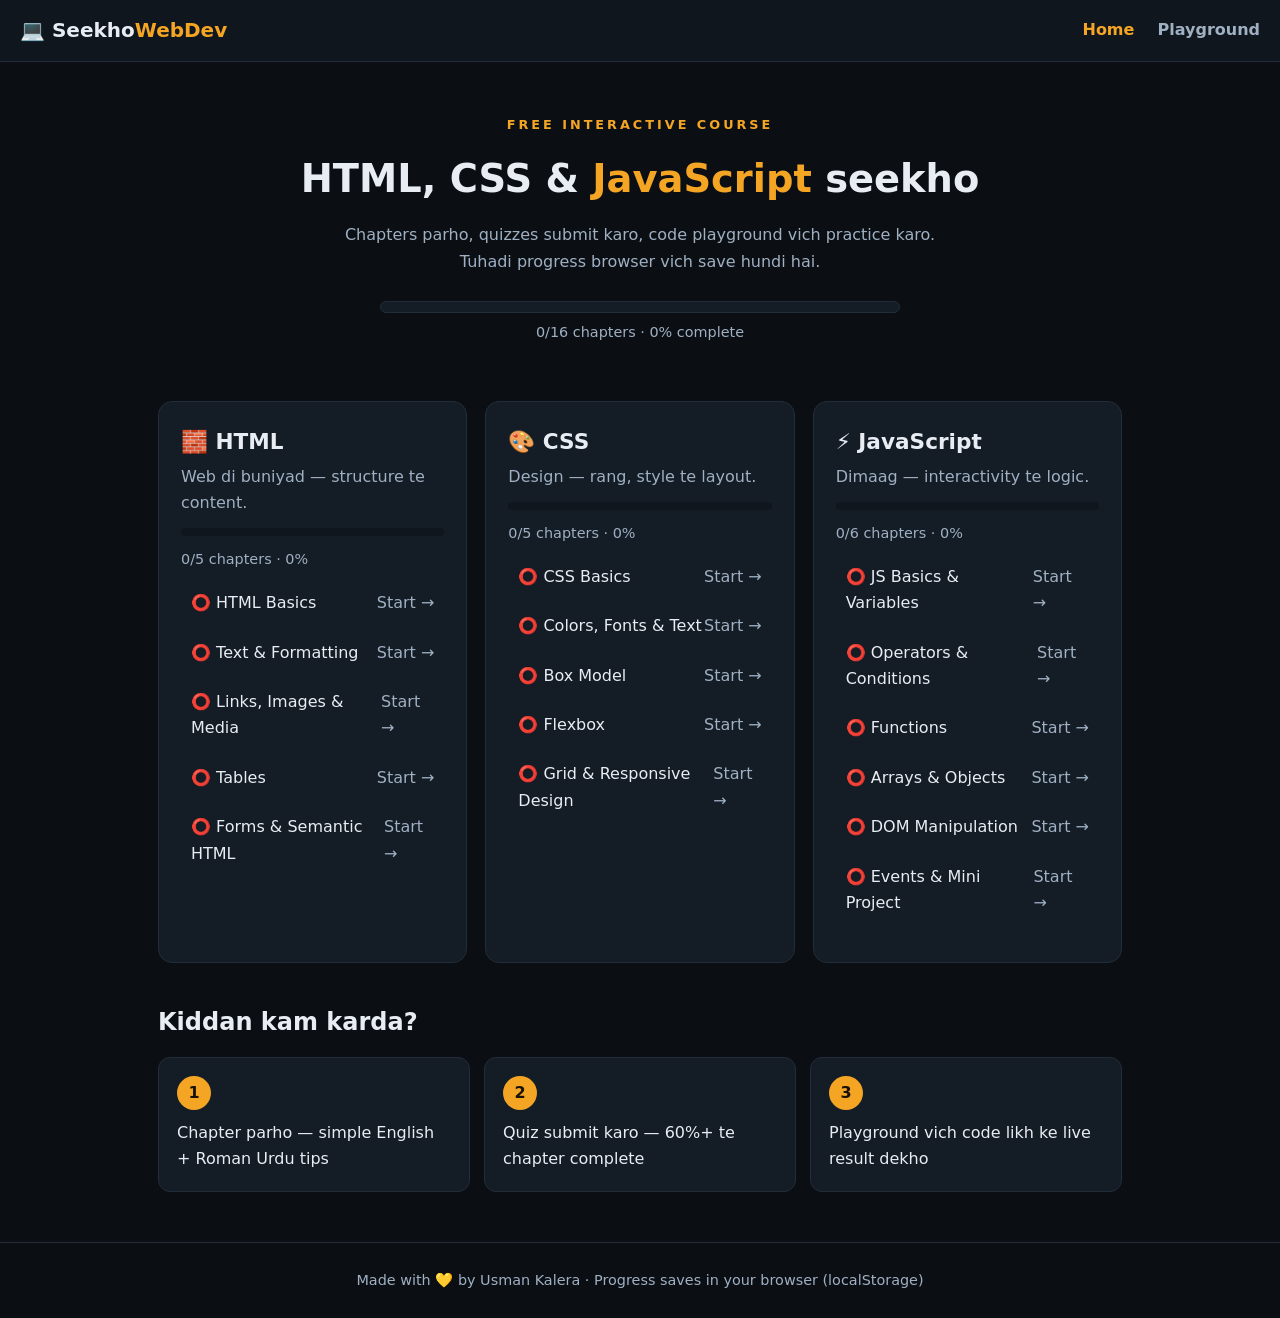
<file: index.html>
<!DOCTYPE html>
<html lang="en">
<head>
<meta charset="UTF-8">
<meta name="viewport" content="width=device-width, initial-scale=1.0">
<title>Seekho Web Dev — HTML, CSS & JavaScript Course</title>
<meta name="description" content="Free interactive course: learn HTML, CSS and JavaScript with chapters, quizzes and a live code playground.">
<link rel="stylesheet" href="styles.css">
</head>
<body>
<header class="topbar">
  <a class="logo" href="index.html">💻 Seekho<span>WebDev</span></a>
  <nav>
    <a href="index.html" class="active">Home</a>
    <a href="playground.html">Playground</a>
  </nav>
</header>

<main class="wrap">
  <section class="hero">
    <p class="kicker">FREE INTERACTIVE COURSE</p>
    <h1>HTML, CSS & <span class="amber">JavaScript</span> seekho</h1>
    <p class="sub">Chapters parho, quizzes submit karo, code playground vich practice karo. Tuhadi progress browser vich save hundi hai.</p>
    <div class="overall">
      <div class="bar"><div id="overallFill"></div></div>
      <p id="overallText">0% complete</p>
    </div>
  </section>

  <section id="tracks" class="tracks"></section>

  <section class="how">
    <h2>Kiddan kam karda?</h2>
    <div class="steps">
      <div class="step"><b>1</b><p>Chapter parho — simple English + Roman Urdu tips</p></div>
      <div class="step"><b>2</b><p>Quiz submit karo — 60%+ te chapter complete</p></div>
      <div class="step"><b>3</b><p>Playground vich code likh ke live result dekho</p></div>
    </div>
  </section>
</main>

<footer>
  <p>Made with 💛 by Usman Kalera · Progress saves in your browser (localStorage)</p>
</footer>

<script src="data.js"></script>
<script src="app.js"></script>
<script>renderHome();</script>
</body>
</html>
</file>
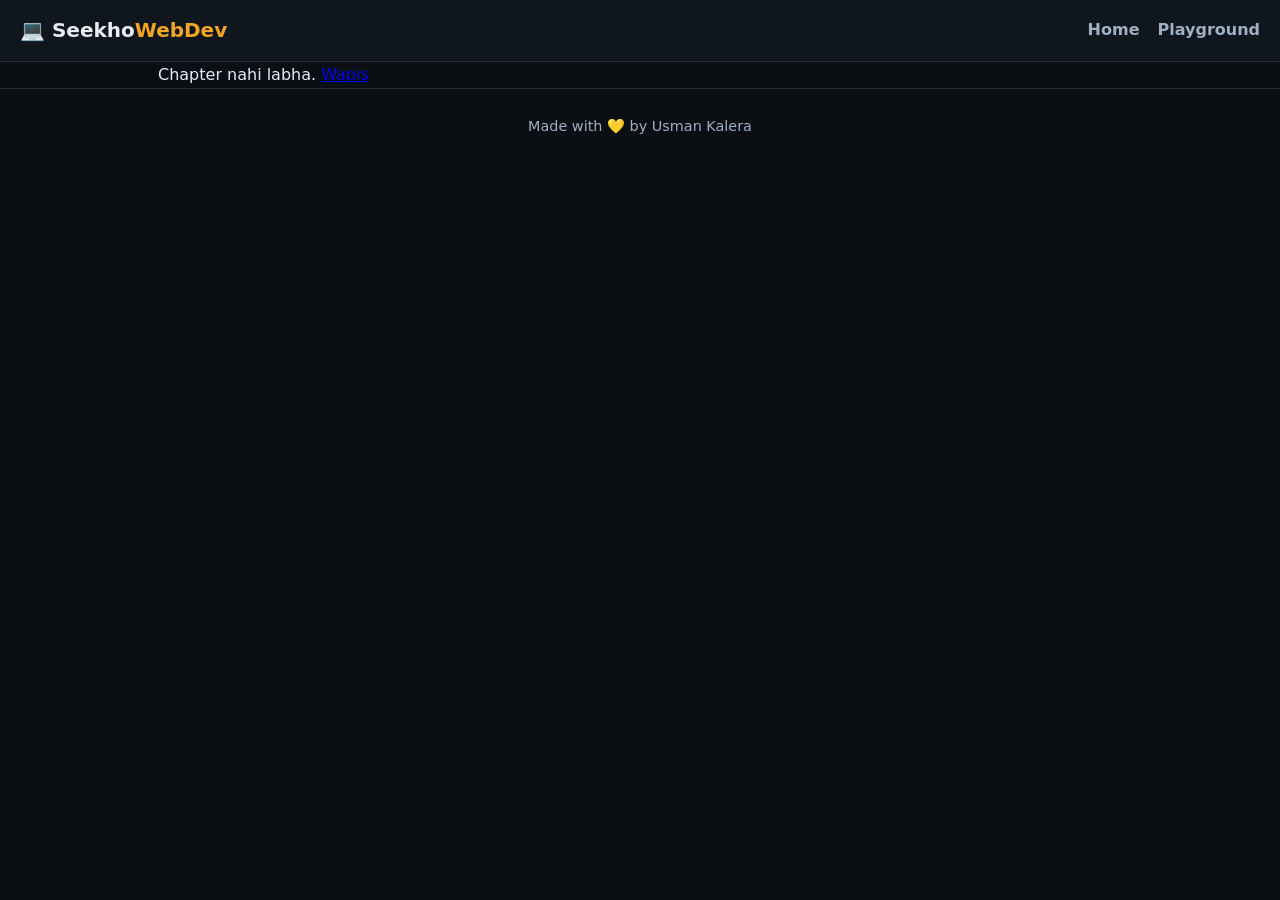
<file: chapter.html>
<!DOCTYPE html>
<html lang="en">
<head>
<meta charset="UTF-8">
<meta name="viewport" content="width=device-width, initial-scale=1.0">
<title>Chapter — SeekhoWebDev</title>
<link rel="stylesheet" href="styles.css">
</head>
<body>
<header class="topbar">
  <a class="logo" href="index.html">💻 Seekho<span>WebDev</span></a>
  <nav><a href="index.html">Home</a><a href="playground.html">Playground</a></nav>
</header>
<main class="wrap" id="content"></main>
<footer><p>Made with 💛 by Usman Kalera</p></footer>
<script src="data.js"></script>
<script src="app.js"></script>
<script>renderChapter();</script>
</body>
</html>
</file>
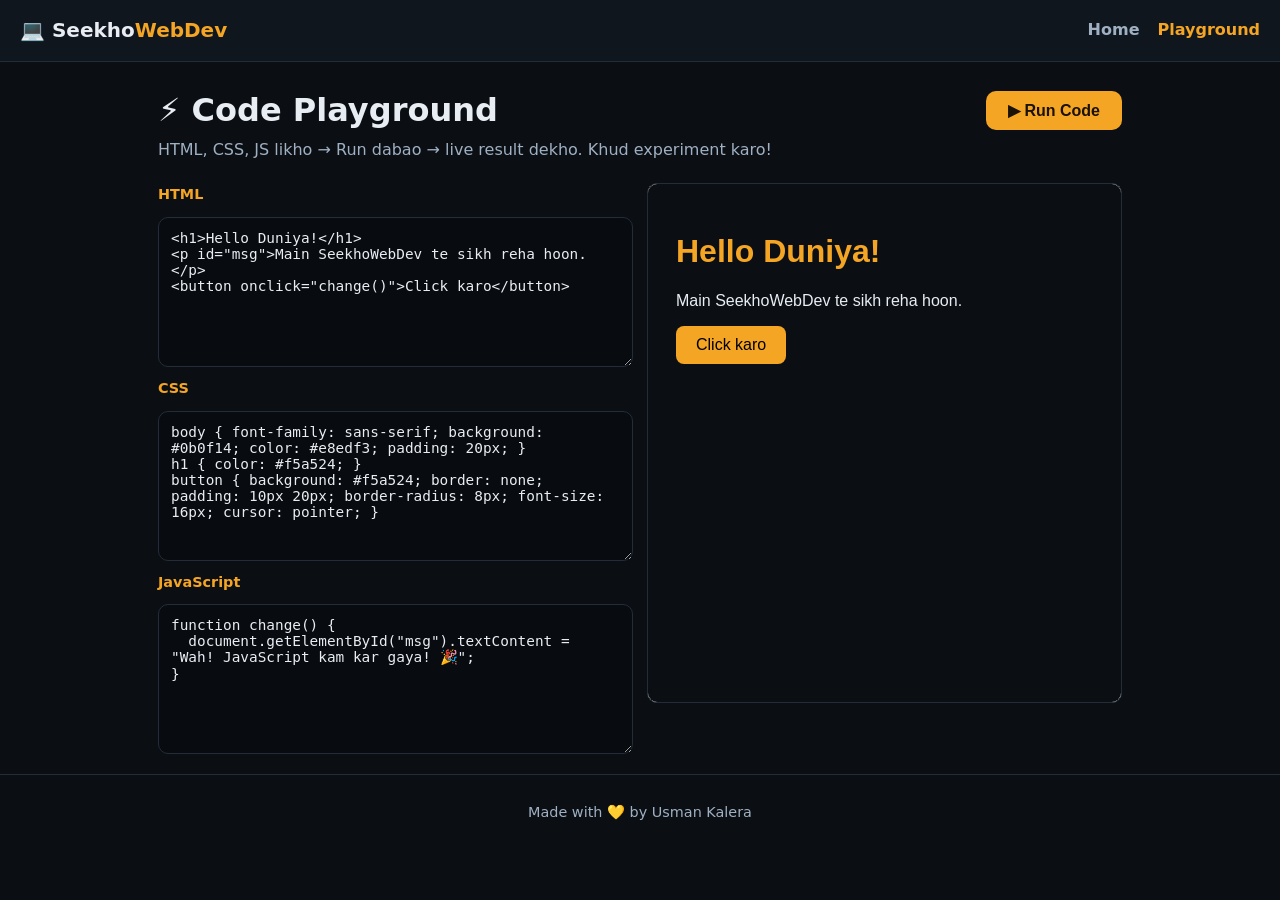
<file: playground.html>
<!DOCTYPE html>
<html lang="en">
<head>
<meta charset="UTF-8">
<meta name="viewport" content="width=device-width, initial-scale=1.0">
<title>Code Playground — SeekhoWebDev</title>
<link rel="stylesheet" href="styles.css">
</head>
<body>
<header class="topbar">
  <a class="logo" href="index.html">💻 Seekho<span>WebDev</span></a>
  <nav><a href="index.html">Home</a><a href="playground.html" class="active">Playground</a></nav>
</header>
<main class="wrap">
  <div class="pg-head">
    <h1>⚡ Code Playground</h1>
    <button class="btn" onclick="run()">▶ Run Code</button>
  </div>
  <p style="color:var(--mut)">HTML, CSS, JS likho → Run dabao → live result dekho. Khud experiment karo!</p>
  <div class="pg">
    <div class="editors">
      <label>HTML</label>
      <textarea id="eH"><h1>Hello Duniya!</h1>
<p id="msg">Main SeekhoWebDev te sikh reha hoon.</p>
<button onclick="change()">Click karo</button></textarea>
      <label>CSS</label>
      <textarea id="eC">body { font-family: sans-serif; background: #0b0f14; color: #e8edf3; padding: 20px; }
h1 { color: #f5a524; }
button { background: #f5a524; border: none; padding: 10px 20px; border-radius: 8px; font-size: 16px; cursor: pointer; }</textarea>
      <label>JavaScript</label>
      <textarea id="eJ">function change() {
  document.getElementById("msg").textContent = "Wah! JavaScript kam kar gaya! 🎉";
}</textarea>
    </div>
    <iframe id="out" title="preview" sandbox="allow-scripts"></iframe>
  </div>
</main>
<footer><p>Made with 💛 by Usman Kalera</p></footer>
<script>
function run(){
  const h=document.getElementById("eH").value, c=document.getElementById("eC").value, j=document.getElementById("eJ").value;
  const doc=`<!DOCTYPE html><html><head><style>${c}</style></head><body>${h}<script>${j}<\/script></body></html>`;
  document.getElementById("out").srcdoc=doc;
}
run();
</script>
</body>
</html>
</file>
<file: styles.css>
:root{
  --bg:#0b0f14; --bg2:#10161e; --card:#141c25; --line:#232d3a;
  --txt:#e8edf3; --mut:#9fb0c3; --amber:#f5a524; --green:#3ddc84; --red:#e05252;
}
*{box-sizing:border-box;margin:0;padding:0}
body{background:var(--bg);color:var(--txt);font-family:system-ui,-apple-system,"Segoe UI",Roboto,sans-serif;line-height:1.65}
.amber{color:var(--amber)}
.wrap{max-width:1000px;margin:0 auto;padding:0 18px}
.topbar{display:flex;justify-content:space-between;align-items:center;padding:14px 20px;background:var(--bg2);border-bottom:1px solid var(--line);position:sticky;top:0;z-index:10}
.logo{font-weight:800;font-size:1.25rem;color:var(--txt);text-decoration:none}
.logo span{color:var(--amber)}
.topbar nav a{color:var(--mut);text-decoration:none;margin-left:18px;font-weight:600}
.topbar nav a.active,.topbar nav a:hover{color:var(--amber)}
.hero{padding:52px 0 30px;text-align:center}
.kicker{color:var(--amber);letter-spacing:3px;font-size:.8rem;font-weight:700}
.hero h1{font-size:2.4rem;margin:12px 0}
.sub{color:var(--mut);max-width:620px;margin:0 auto}
.overall{max-width:520px;margin:26px auto 0}
.bar{height:12px;background:var(--card);border:1px solid var(--line);border-radius:99px;overflow:hidden}
.bar>div{height:100%;width:0;background:linear-gradient(90deg,var(--amber),#ffcf6b);transition:width .5s}
#overallText{color:var(--mut);margin-top:8px;font-size:.9rem}
.tracks{display:grid;grid-template-columns:repeat(auto-fit,minmax(280px,1fr));gap:18px;margin:26px 0 40px}
.track{background:var(--card);border:1px solid var(--line);border-radius:14px;padding:22px}
.track h2{font-size:1.35rem;margin-bottom:4px}
.track .tbar{height:8px;background:var(--bg2);border-radius:99px;overflow:hidden;margin:12px 0}
.track .tbar>div{height:100%;width:0;background:var(--amber);transition:width .5s}
.track ul{list-style:none;margin:10px 0 16px}
.track li{margin:7px 0}
.track li a{color:var(--txt);text-decoration:none;display:flex;justify-content:space-between;align-items:center;padding:8px 10px;border-radius:8px}
.track li a:hover{background:var(--bg2)}
.done-badge{color:var(--green);font-weight:700}
.todo-badge{color:var(--mut)}
.btn{display:inline-block;background:var(--amber);color:#1a1206;font-weight:700;padding:10px 22px;border-radius:10px;text-decoration:none;border:none;cursor:pointer;font-size:1rem}
.btn.ghost{background:transparent;color:var(--amber);border:1px solid var(--amber)}
.btn:disabled{opacity:.45;cursor:not-allowed}
.how{margin-bottom:50px}
.how h2{margin-bottom:14px}
.steps{display:grid;grid-template-columns:repeat(auto-fit,minmax(220px,1fr));gap:14px}
.step{background:var(--card);border:1px solid var(--line);border-radius:12px;padding:18px}
.step b{display:inline-block;width:34px;height:34px;line-height:34px;text-align:center;background:var(--amber);color:#1a1206;border-radius:50%;margin-bottom:10px}
/* chapter page */
.crumb{margin:22px 0 6px;color:var(--mut);font-size:.9rem}
.crumb a{color:var(--amber);text-decoration:none}
.lesson{background:var(--card);border:1px solid var(--line);border-radius:14px;padding:26px;margin:14px 0}
.lesson h1{margin-bottom:6px}
.lesson h3{color:var(--amber);margin:20px 0 8px}
.lesson p{margin:10px 0;color:var(--txt)}
.lesson ul{margin:8px 0 8px 22px}
.tip{background:#1a1408;border:1px solid var(--amber);border-left-width:5px;border-radius:8px;padding:12px 16px;margin:16px 0;color:var(--txt)}
.tip b{color:var(--amber)}
pre{background:#080b0f;border:1px solid var(--line);border-radius:10px;padding:16px;overflow-x:auto;margin:14px 0;font-size:.92rem}
code{font-family:ui-monospace,Consolas,monospace}
p code,li code{background:#222d3b;padding:2px 7px;border-radius:6px;font-size:.88em}
/* quiz */
.quiz{background:var(--card);border:1px solid var(--line);border-radius:14px;padding:26px;margin:20px 0}
.quiz h2{margin-bottom:4px}
.q{margin:20px 0;padding:16px;background:var(--bg2);border-radius:10px;border:1px solid var(--line)}
.q p{font-weight:600;margin-bottom:10px}
.q label{display:block;padding:9px 12px;margin:6px 0;border:1px solid var(--line);border-radius:8px;cursor:pointer}
.q label:hover{border-color:var(--amber)}
.q input{margin-right:10px;accent-color:var(--amber)}
.q.correct{border-color:var(--green)}
.q.wrong{border-color:var(--red)}
.q .exp{font-size:.9rem;color:var(--mut);margin-top:8px;display:none}
.result{padding:18px;border-radius:10px;margin:18px 0;display:none;text-align:center}
.result.pass{background:#0e2417;border:1px solid var(--green)}
.result.fail{background:#2a1214;border:1px solid var(--red)}
.result b{font-size:1.3rem}
/* playground */
.pg{display:grid;grid-template-columns:1fr 1fr;gap:14px;margin:20px 0}
.pg .editors{display:flex;flex-direction:column;gap:10px}
.pg label{font-weight:700;color:var(--amber);font-size:.9rem}
.pg textarea{background:#080b0f;color:var(--txt);border:1px solid var(--line);border-radius:10px;padding:12px;font-family:ui-monospace,Consolas,monospace;font-size:.9rem;min-height:150px;resize:vertical}
.pg iframe{background:#fff;border:1px solid var(--line);border-radius:10px;min-height:520px;width:100%}
.pg-head{display:flex;justify-content:space-between;align-items:center;margin-top:22px}
footer{text-align:center;color:var(--mut);padding:26px;font-size:.9rem;border-top:1px solid var(--line)}
.complete-banner{background:#0e2417;border:1px solid var(--green);border-radius:14px;padding:22px;margin:20px 0;text-align:center}
@media(max-width:760px){.pg{grid-template-columns:1fr}.hero h1{font-size:1.8rem}}
/* sub-chapter cards */
.subcard h2{margin-bottom:10px}
.subnum{display:inline-block;min-width:34px;height:34px;line-height:34px;text-align:center;background:var(--amber);color:#1a1206;border-radius:50%;font-size:1rem;margin-right:8px}
</file>
